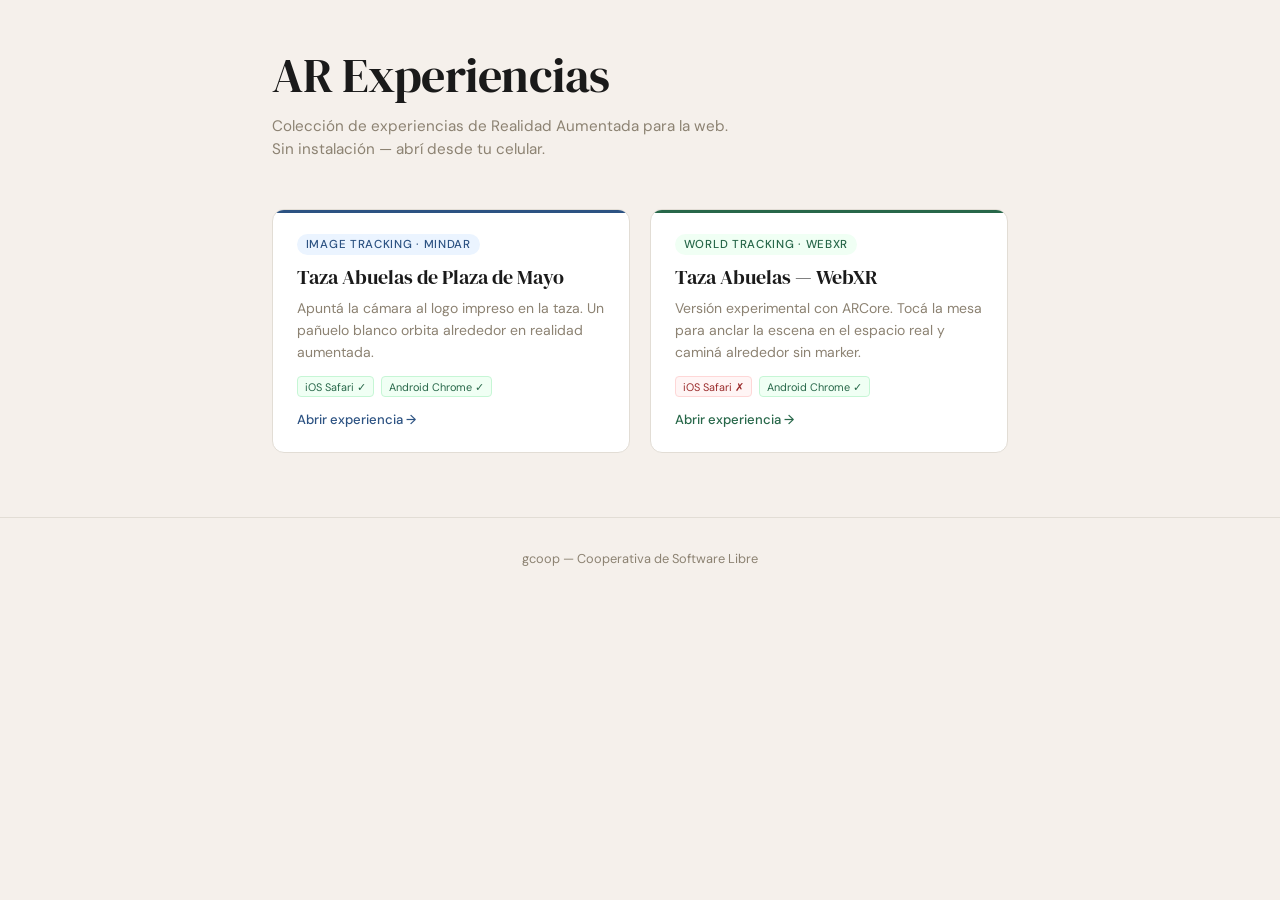
<file: public/index.html>
<!DOCTYPE html>
<html lang="es">
<head>
  <meta charset="UTF-8" />
  <meta name="viewport" content="width=device-width, initial-scale=1.0" />
  <title>AR Experiencias – gcoop</title>
  <link rel="preconnect" href="https://fonts.googleapis.com" />
  <link href="https://fonts.googleapis.com/css2?family=DM+Serif+Display&family=DM+Sans:wght@400;500&display=swap" rel="stylesheet" />
  <style>
    :root {
      --bg: #f5f0eb;
      --fg: #1a1a1a;
      --accent: #2c5282;
      --muted: #8c8272;
      --card-bg: #fff;
      --card-border: #e2ddd5;
    }
    * { margin: 0; padding: 0; box-sizing: border-box; }
    body {
      font-family: 'DM Sans', sans-serif;
      background: var(--bg);
      color: var(--fg);
      min-height: 100vh;
    }

    /* ── Header ────────────────────────────────────────── */
    header {
      padding: 3rem 2rem 2rem;
      max-width: 800px;
      margin: 0 auto;
    }
    header h1 {
      font-family: 'DM Serif Display', serif;
      font-size: clamp(2rem, 6vw, 3rem);
      font-weight: 400;
      line-height: 1.15;
      letter-spacing: -.01em;
    }
    header p {
      margin-top: .75rem;
      color: var(--muted);
      font-size: .95rem;
      line-height: 1.5;
    }

    /* ── Grid de proyectos ─────────────────────────────── */
    section {
      max-width: 800px;
      margin: 0 auto;
      padding: 1rem 2rem 4rem;
      display: grid;
      grid-template-columns: repeat(auto-fill, minmax(280px, 1fr));
      gap: 1.25rem;
    }

    /* ── Card ──────────────────────────────────────────── */
    .card {
      background: var(--card-bg);
      border: 1px solid var(--card-border);
      border-radius: .75rem;
      padding: 1.5rem;
      text-decoration: none;
      color: inherit;
      display: flex;
      flex-direction: column;
      gap: .6rem;
      transition: box-shadow .2s, transform .2s;
      position: relative;
      overflow: hidden;
    }
    .card:hover {
      box-shadow: 0 8px 24px rgba(0,0,0,.08);
      transform: translateY(-2px);
    }

    /* Franja de color superior según tipo */
    .card::before {
      content: '';
      position: absolute;
      top: 0; left: 0; right: 0;
      height: 3px;
    }
    .card.mindar::before  { background: #2c5282; }
    .card.webxr::before   { background: #276749; }

    .tag {
      font-size: .72rem;
      font-weight: 500;
      letter-spacing: .06em;
      text-transform: uppercase;
      padding: .2rem .55rem;
      border-radius: 2rem;
      display: inline-block;
      width: fit-content;
    }
    .card.mindar .tag  { background: #ebf4ff; color: #2c5282; }
    .card.webxr  .tag  { background: #f0fff4; color: #276749; }

    .card h2 {
      font-family: 'DM Serif Display', serif;
      font-size: 1.25rem;
      font-weight: 400;
      line-height: 1.2;
    }
    .card p {
      font-size: .875rem;
      color: var(--muted);
      line-height: 1.55;
      flex: 1;
    }

    /* Badges de compatibilidad */
    .compat {
      display: flex;
      gap: .4rem;
      flex-wrap: wrap;
      margin-top: .2rem;
    }
    .badge {
      font-size: .68rem;
      padding: .15rem .45rem;
      border-radius: .25rem;
      border: 1px solid var(--card-border);
      color: var(--muted);
    }
    .badge.ok  { border-color: #c6f6d5; color: #276749; background: #f0fff4; }
    .badge.no  { border-color: #fed7d7; color: #9b2c2c; background: #fff5f5; }

    .arrow {
      font-size: .82rem;
      color: var(--accent);
      font-weight: 500;
      margin-top: .3rem;
    }
    .card.webxr .arrow { color: #276749; }

    /* ── Footer ────────────────────────────────────────── */
    footer {
      text-align: center;
      padding: 2rem;
      font-size: .8rem;
      color: var(--muted);
      border-top: 1px solid var(--card-border);
    }
  </style>
</head>
<body>

  <header>
    <h1>AR Experiencias</h1>
    <p>Colección de experiencias de Realidad Aumentada para la web.<br>
       Sin instalación — abrí desde tu celular.</p>
  </header>

  <section>

    <!-- ── Proyecto: Taza Abuelas (MindAR) ──────────── -->
    <a class="card mindar" href="/taza-abuelas/">
      <span class="tag">Image Tracking · MindAR</span>
      <h2>Taza Abuelas de Plaza de Mayo</h2>
      <p>
        Apuntá la cámara al logo impreso en la taza.
        Un pañuelo blanco orbita alrededor en realidad aumentada.
      </p>
      <div class="compat">
        <span class="badge ok">iOS Safari ✓</span>
        <span class="badge ok">Android Chrome ✓</span>
      </div>
      <span class="arrow">Abrir experiencia →</span>
    </a>

    <!-- ── Proyecto: Taza WebXR ─────────────────────── -->
    <a class="card webxr" href="/taza-webxr/">
      <span class="tag">World Tracking · WebXR</span>
      <h2>Taza Abuelas — WebXR</h2>
      <p>
        Versión experimental con ARCore. Tocá la mesa para anclar
        la escena en el espacio real y caminá alrededor sin marker.
      </p>
      <div class="compat">
        <span class="badge no">iOS Safari ✗</span>
        <span class="badge ok">Android Chrome ✓</span>
      </div>
      <span class="arrow">Abrir experiencia →</span>
    </a>

    <!--
      ═══ TEMPLATE: Copiar este bloque para agregar nuevos proyectos ═══

    <a class="card mindar" href="/nombre-del-proyecto/">
      <span class="tag">Image Tracking · MindAR</span>
      <h2>Título del Proyecto</h2>
      <p>
        Descripción breve de la experiencia AR.
      </p>
      <div class="compat">
        <span class="badge ok">iOS Safari ✓</span>
        <span class="badge ok">Android Chrome ✓</span>
      </div>
      <span class="arrow">Abrir experiencia →</span>
    </a>

    -->

  </section>

  <footer>
    gcoop — Cooperativa de Software Libre
  </footer>

</body>
</html>
</file>
